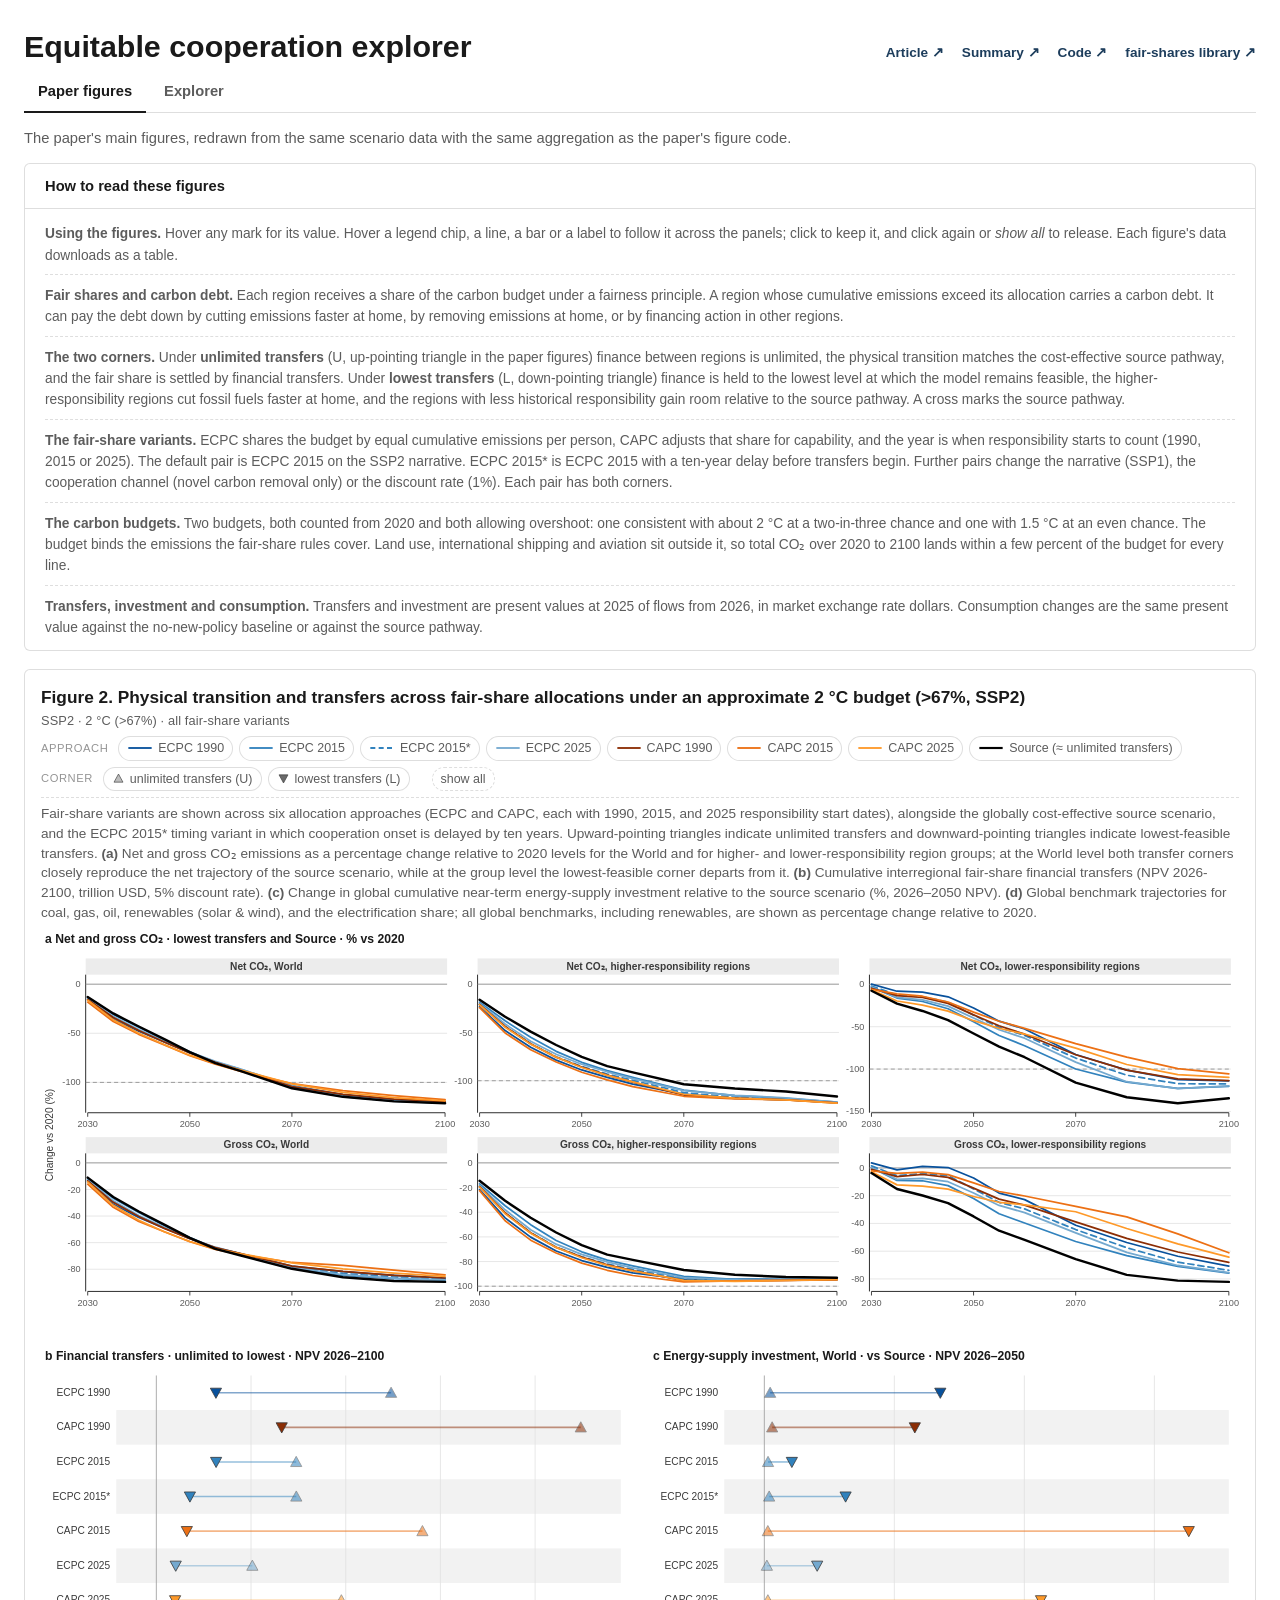
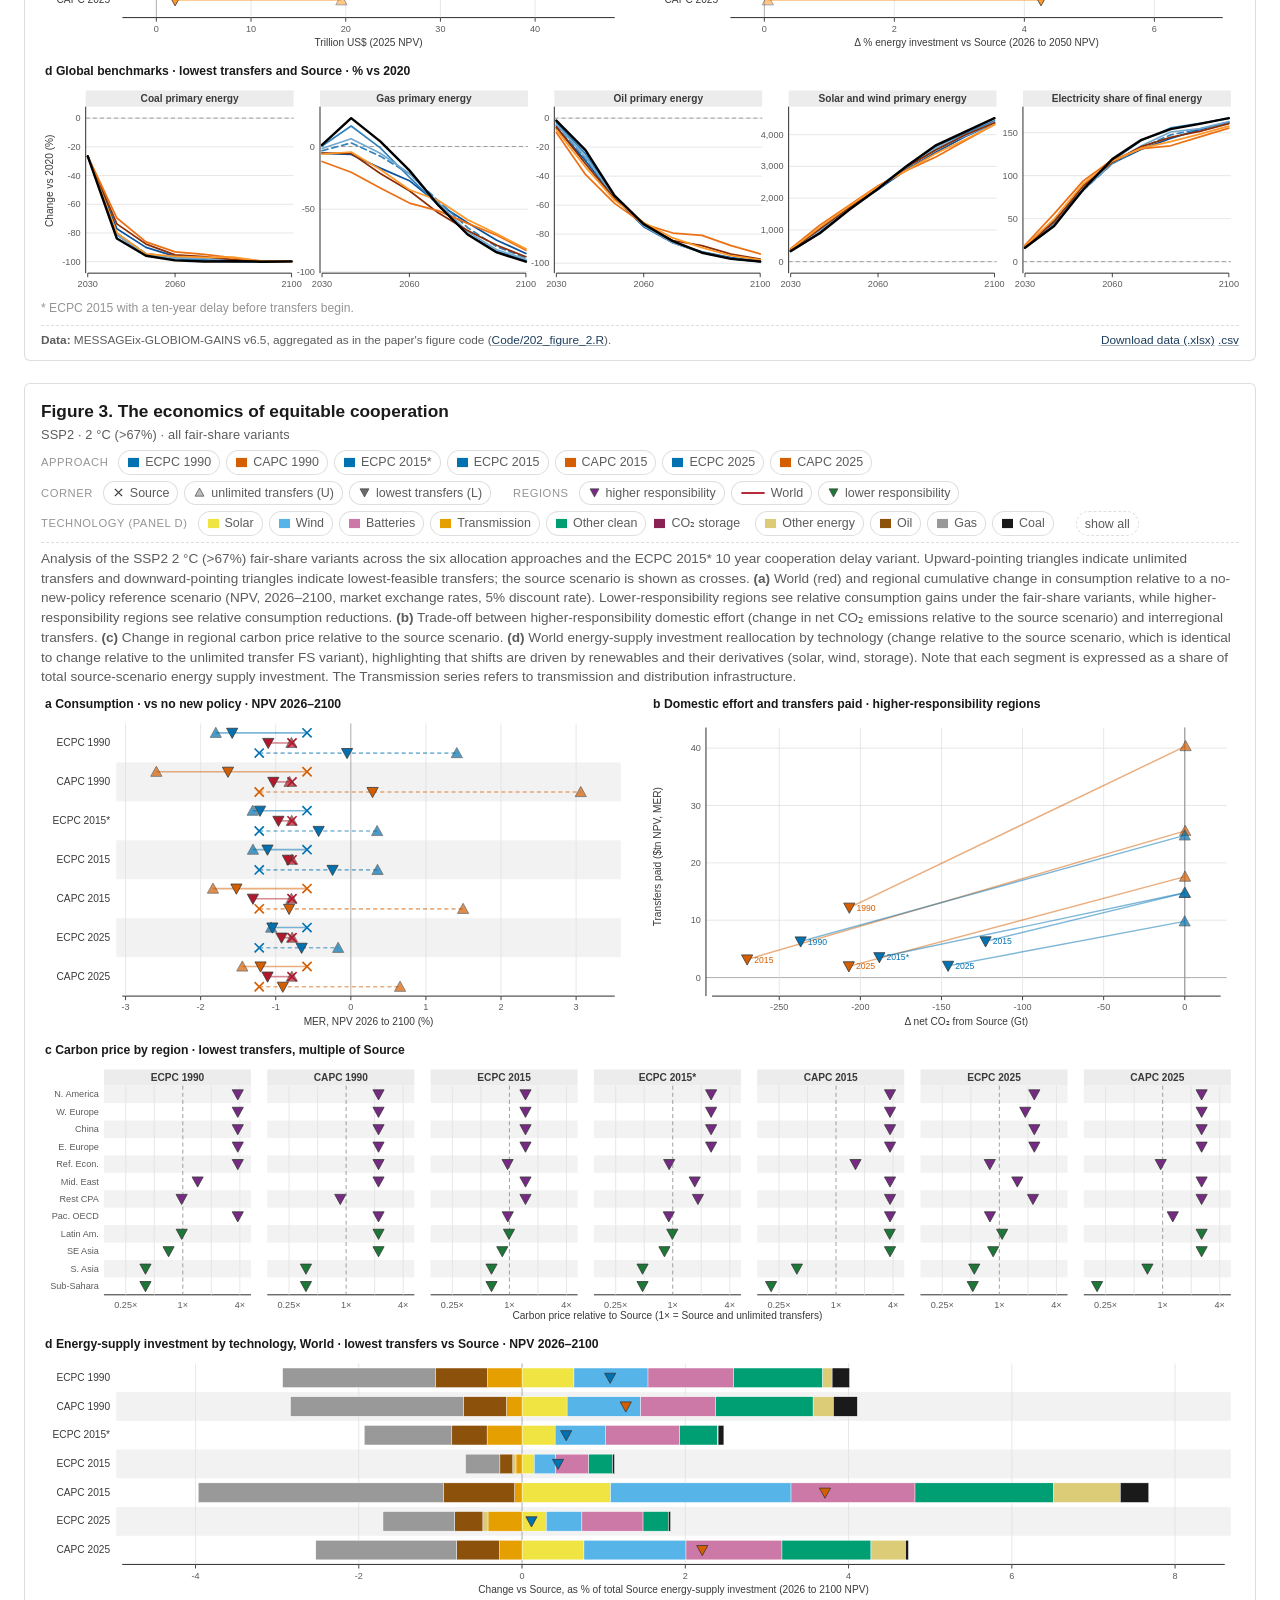
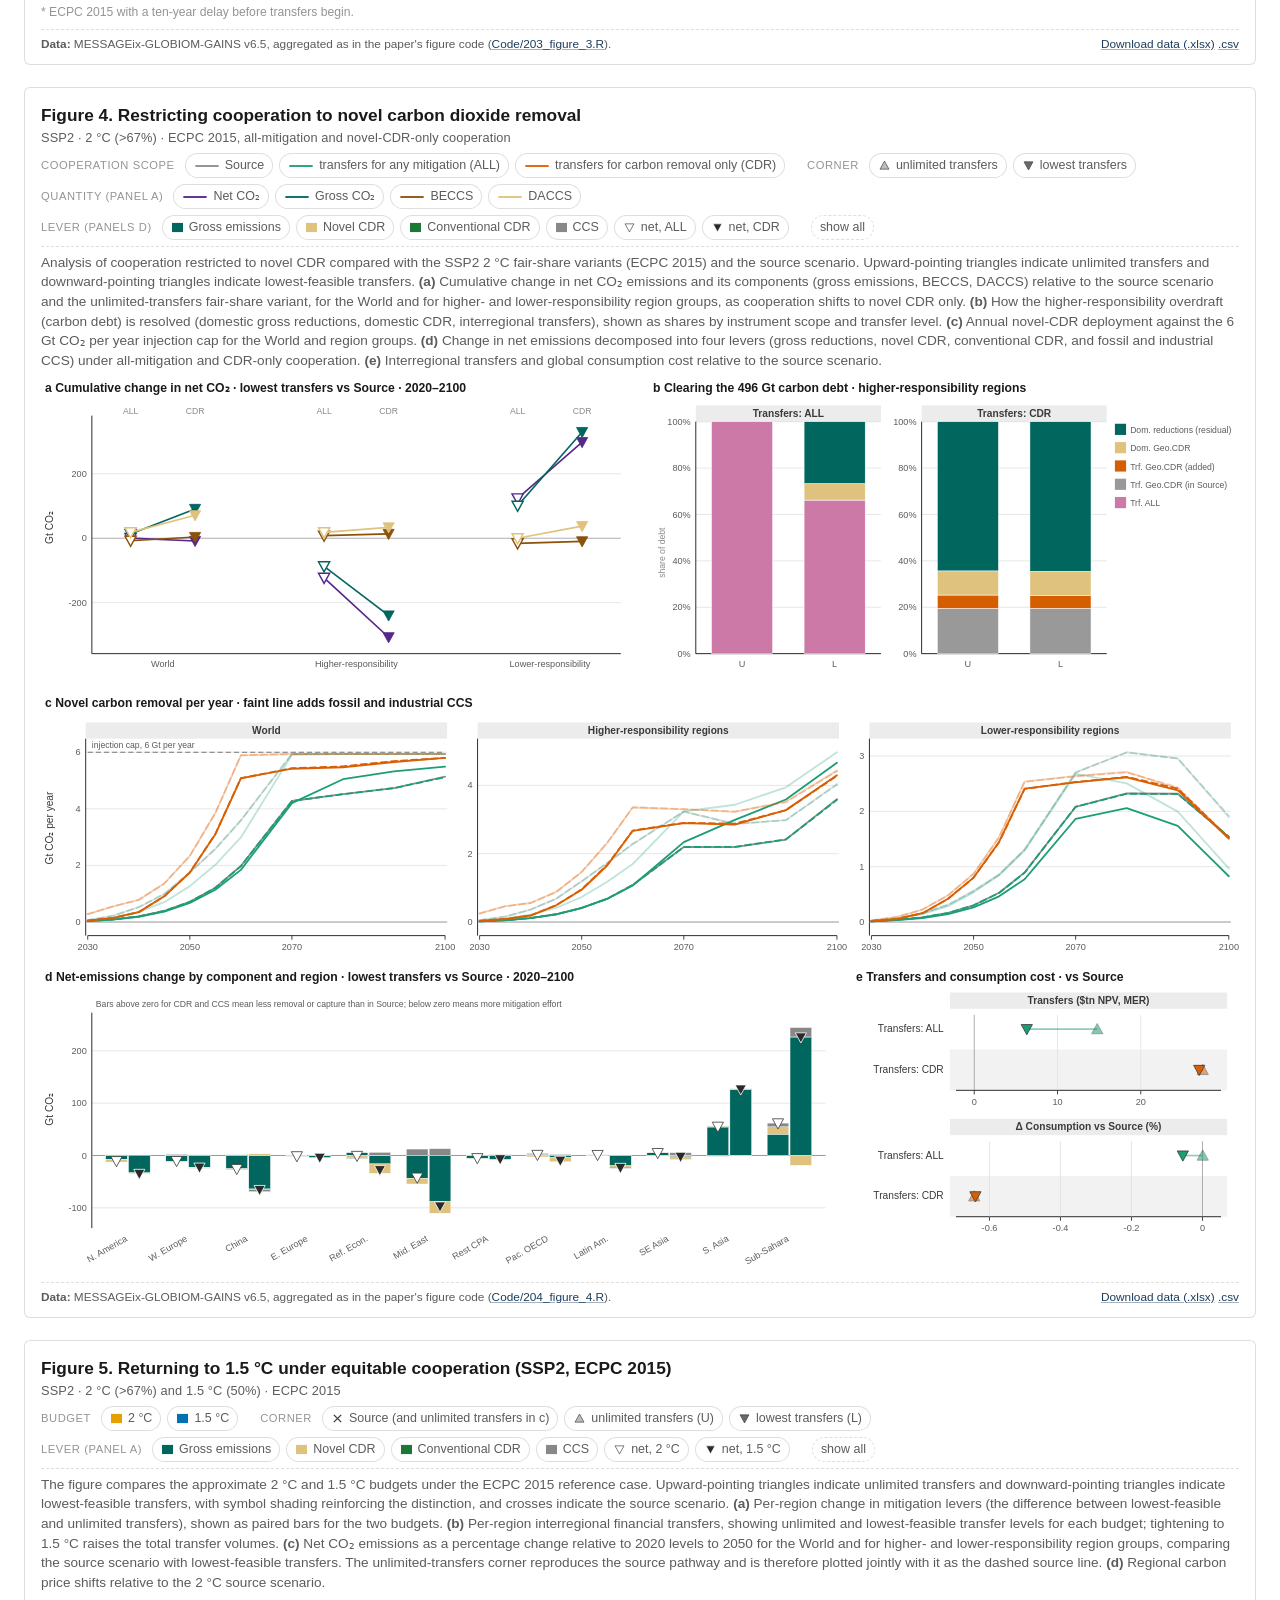
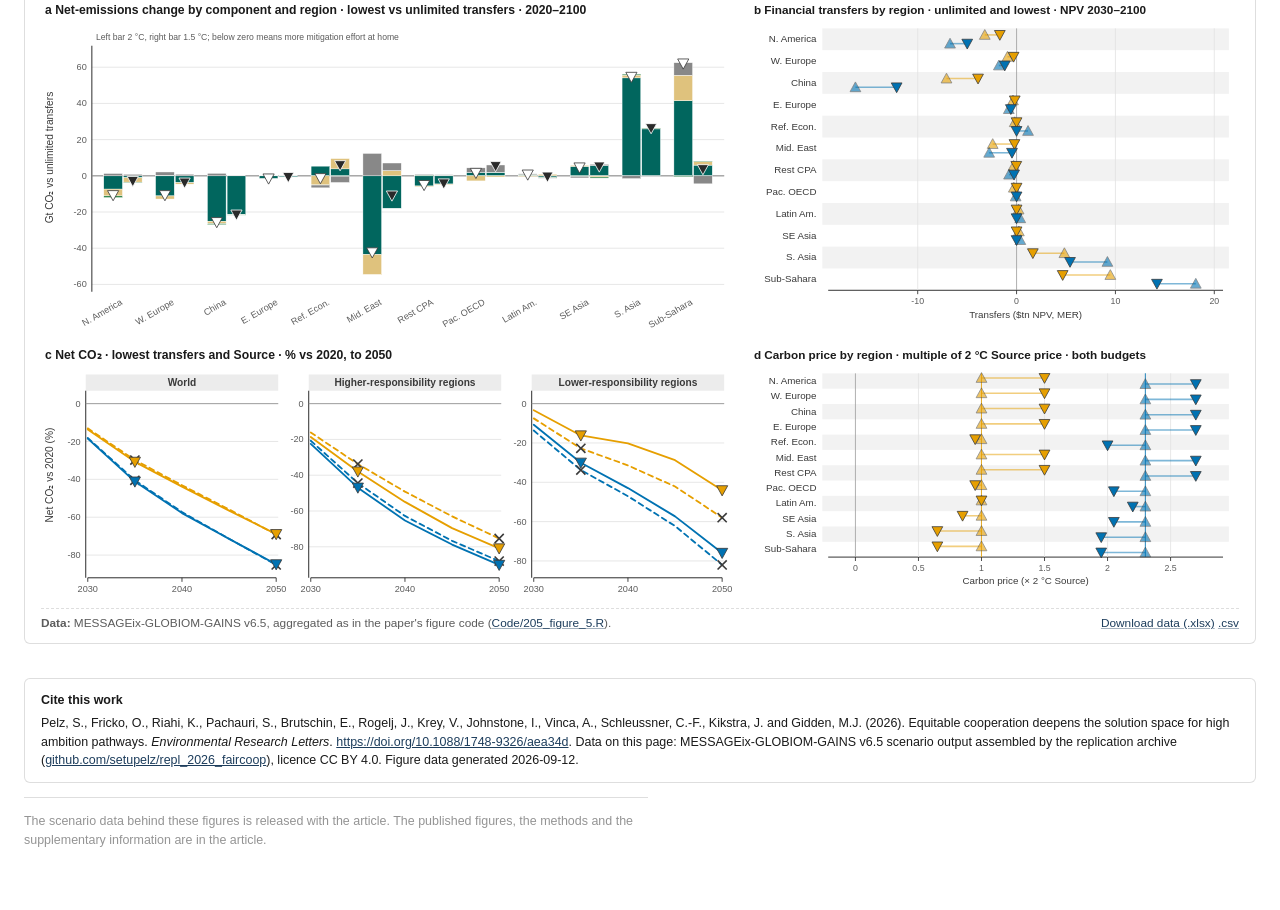
<file: site/index.html>
<!DOCTYPE html>
<html lang="en">
<head>
<meta charset="UTF-8">
<meta name="viewport" content="width=device-width, initial-scale=1.0">
<title>Equitable cooperation deepens the solution space for high ambition pathways: explorer</title>
<link rel="stylesheet" href="app.css?v=17">
</head>
<body>
<div class="wrap">
  <header class="masthead">
    <h1>Equitable cooperation explorer</h1>
    <nav class="out">
      <a href="https://doi.org/10.1088/1748-9326/aea34d" title="The published article in Environmental Research Letters">Article &#8599;</a>
      <a href="https://setupelz.com/work/faircoop.html" title="Plain-language summary of the question, approach and findings">Summary &#8599;</a>
      <a href="https://github.com/setupelz/repl_2026_faircoop" title="Replication code and scenario data behind every figure">Code &#8599;</a>
      <a href="https://github.com/setupelz/fair-shares" title="The Python library that computed the regional fair shares">fair-shares library &#8599;</a>
    </nav>
  </header>
  <nav class="tabs"><a href="index.html" class="on">Paper figures</a><a href="explorer.html">Explorer</a></nav>
  <p class="lede">The paper's main figures, redrawn from the same scenario data with the same aggregation as the paper's figure code.</p>

  <section class="howto">
    <h2>How to read these figures</h2>
    <div class="howto-body">
      <div class="howto-note"><b>Using the figures.</b> Hover any mark for its value. Hover a legend chip, a line, a bar or a label to follow it across the panels;
      click to keep it, and click again or <i>show all</i> to release. Each figure's data downloads as a table.</div>
      <div class="howto-note"><b>Fair shares and carbon debt.</b> Each region receives a share of the carbon budget
      under a fairness principle. A region whose cumulative emissions exceed its allocation carries a carbon debt. It can pay the
      debt down by cutting emissions faster at home, by removing emissions at home, or by financing action in other
      regions.</div>
      <div class="howto-note"><b>The two corners.</b> Under <b>unlimited transfers</b> (U, up-pointing triangle in
      the paper figures) finance between regions is unlimited, the physical transition matches the cost-effective
      source pathway, and the fair share is settled by financial transfers. Under <b>lowest transfers</b> (L,
      down-pointing triangle) finance is held to the lowest level at which the model remains feasible, the higher-responsibility
      regions cut fossil fuels faster at home, and the regions with less historical responsibility gain room relative
      to the source pathway. A cross marks the source pathway.</div>
      <div class="howto-note"><b>The fair-share variants.</b> ECPC shares the budget by equal cumulative emissions
      per person, CAPC adjusts that share for capability, and the year is when responsibility starts to count (1990,
      2015 or 2025). The default pair is ECPC 2015 on the SSP2 narrative. ECPC 2015* is ECPC 2015 with a ten-year
      delay before transfers begin. Further pairs change the narrative (SSP1), the cooperation channel (novel carbon
      removal only) or the discount rate (1%). Each pair has both corners.</div>
      <div class="howto-note"><b>The carbon budgets.</b> Two budgets, both counted from 2020 and both allowing
      overshoot: one consistent with about 2 °C at a two-in-three chance and one with 1.5 °C at an even chance. The
      budget binds the emissions the fair-share rules cover. Land use, international shipping and aviation sit
      outside it, so total CO₂ over 2020 to 2100 lands within a few percent of the budget for every line.</div>
      <div class="howto-note"><b>Transfers, investment and consumption.</b> Transfers and investment are present
      values at 2025 of flows from 2026, in market exchange rate dollars. Consumption changes are the same present
      value against the no-new-policy baseline or against the source pathway.</div>
    </div>
  </section>

  <div class="grid" id="figgrid"></div>

  <footer>
    <div class="citeblock"><b>Cite this work</b>
    Pelz, S., Fricko, O., Riahi, K., Pachauri, S., Brutschin, E., Rogelj, J., Krey, V., Johnstone, I., Vinca, A.,
    Schleussner, C.-F., Kikstra, J. and Gidden, M.J. (2026). Equitable cooperation deepens the solution space for
    high ambition pathways. <em>Environmental Research Letters</em>.
    <a href="https://doi.org/10.1088/1748-9326/aea34d">https://doi.org/10.1088/1748-9326/aea34d</a>.
    Data on this page: MESSAGEix-GLOBIOM-GAINS v6.5 scenario output assembled by the replication archive
    (<a href="https://github.com/setupelz/repl_2026_faircoop">github.com/setupelz/repl_2026_faircoop</a>),
    licence CC BY 4.0. Figure data generated <span id="generated"></span>.</div>
    <p class="foot-note">The scenario data behind these figures is released with the article. The published figures, the methods and the supplementary information are in the article.</p>
  </footer>
</div>
<div id="tip"></div>
<script src="vendor/d3.v7.min.js"></script>
<script src="xlsx.js?v=1"></script>
<script src="figures.js?v=7"></script>
</body>
</html>
</file>
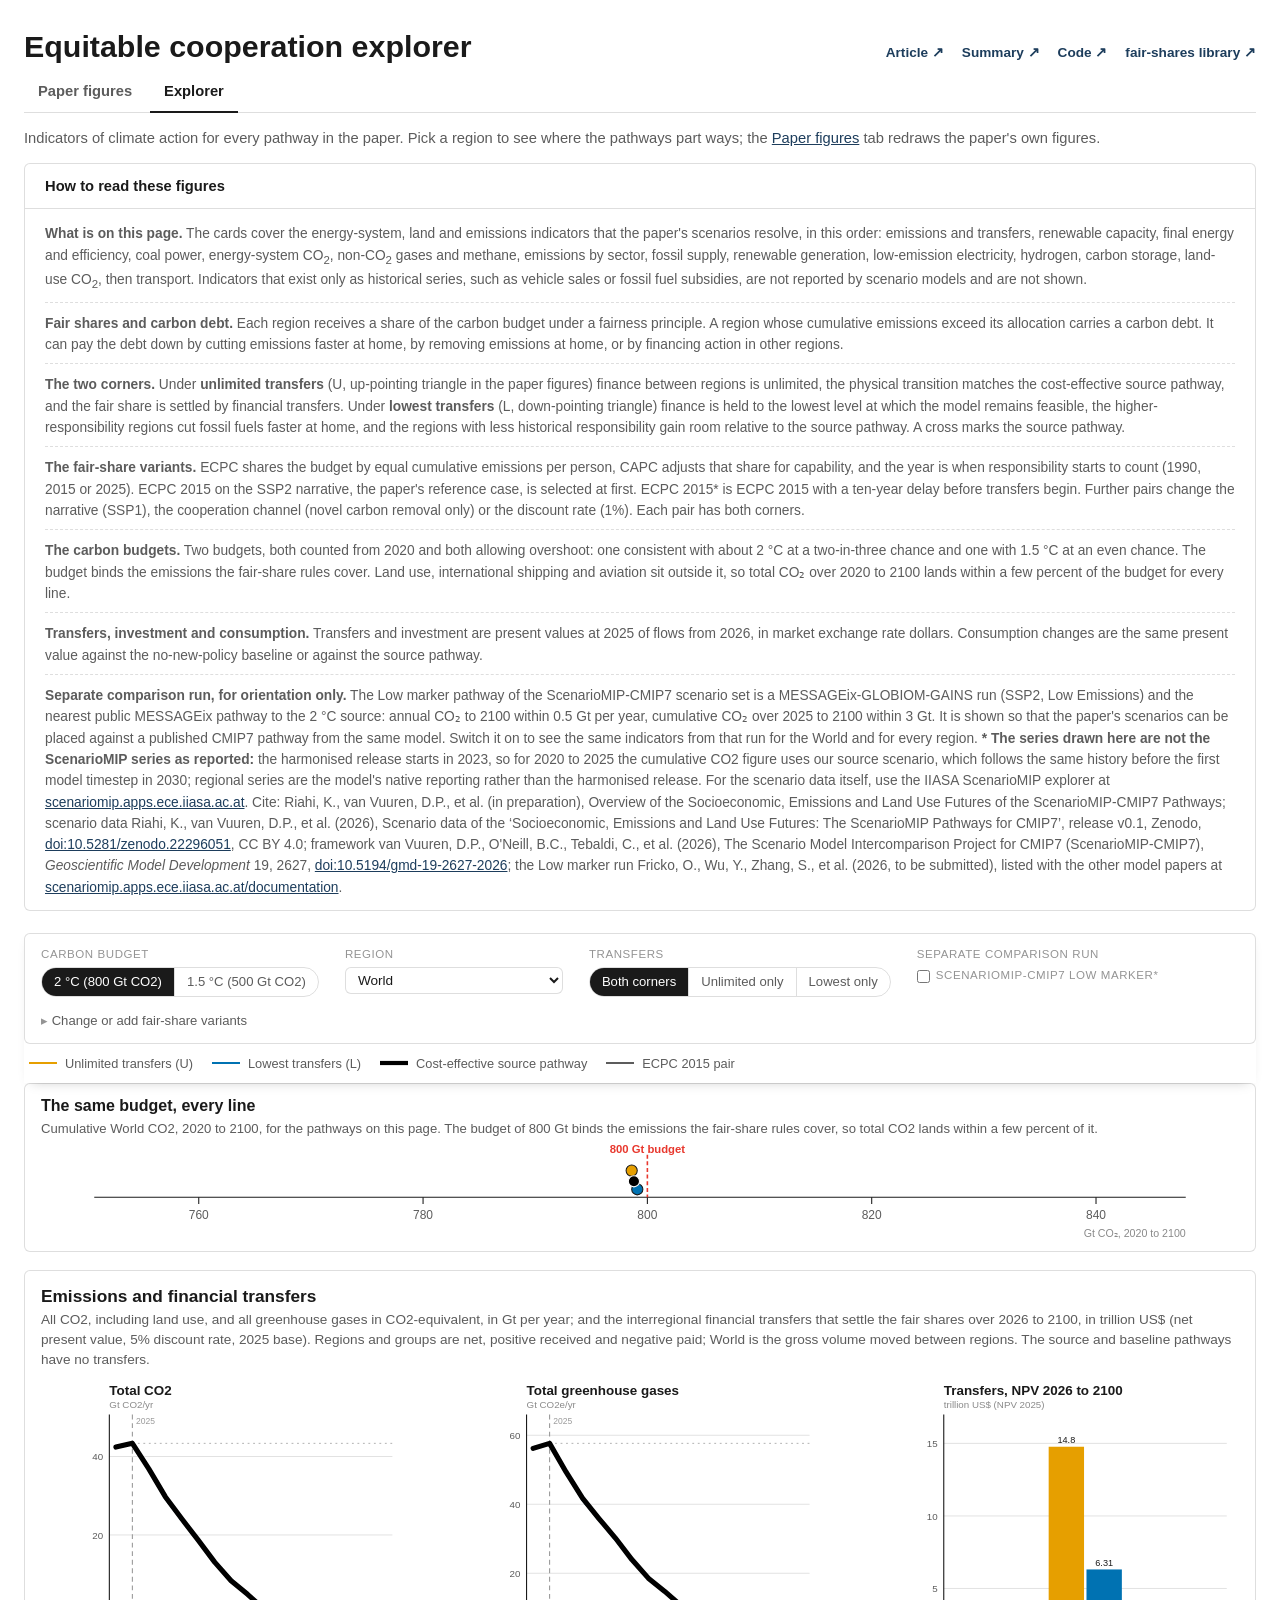
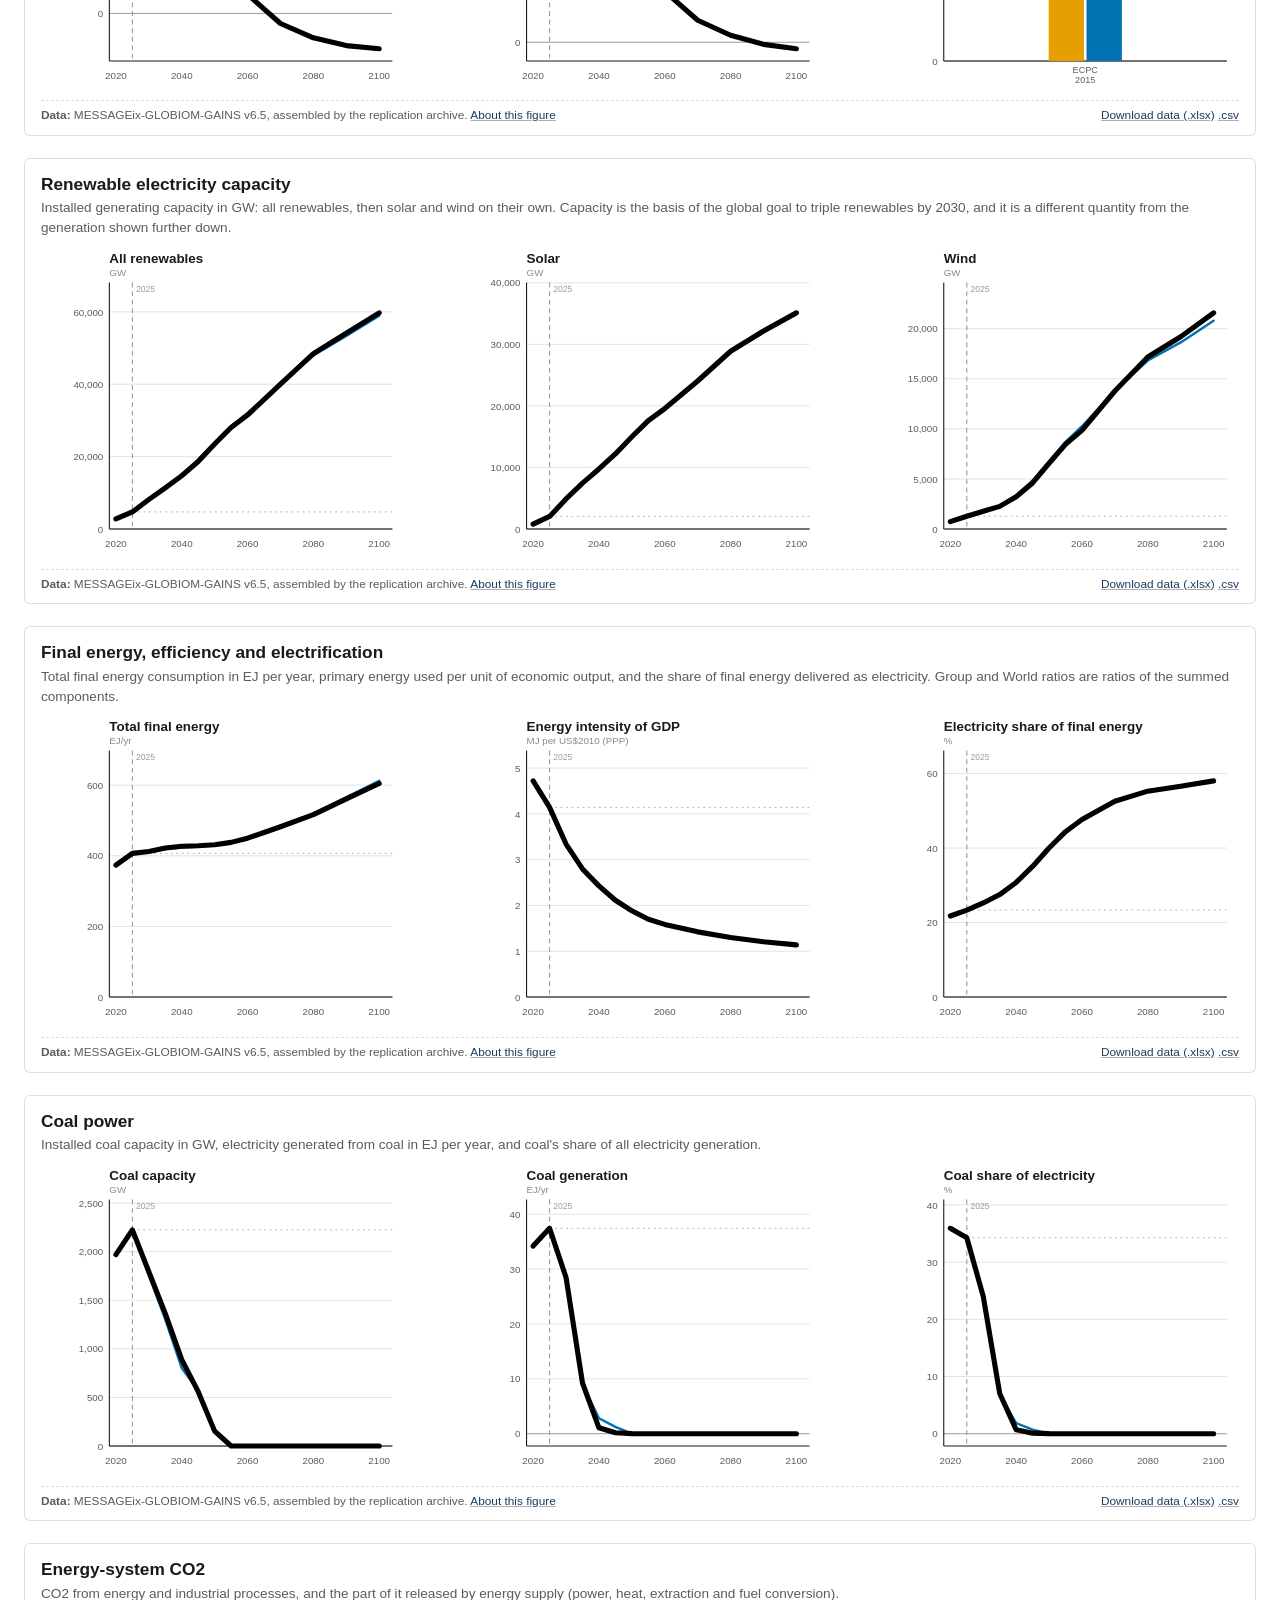
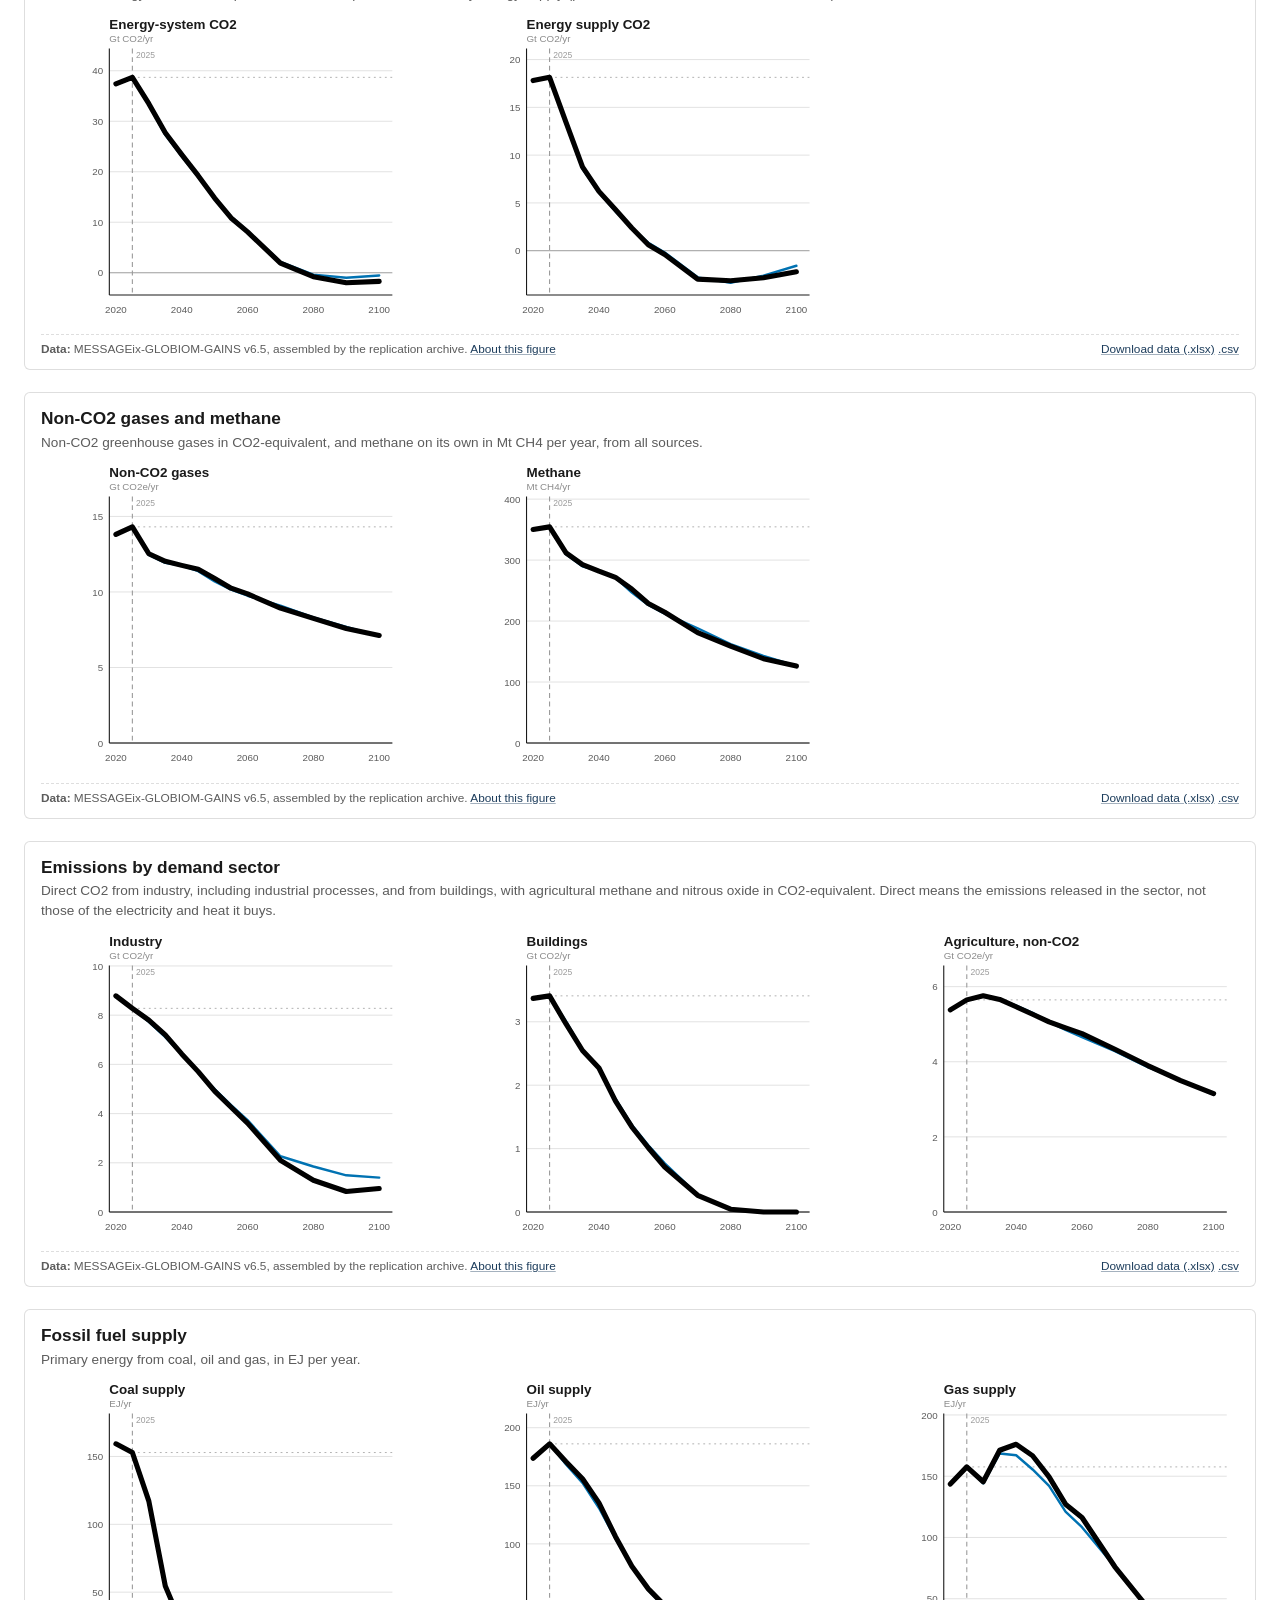
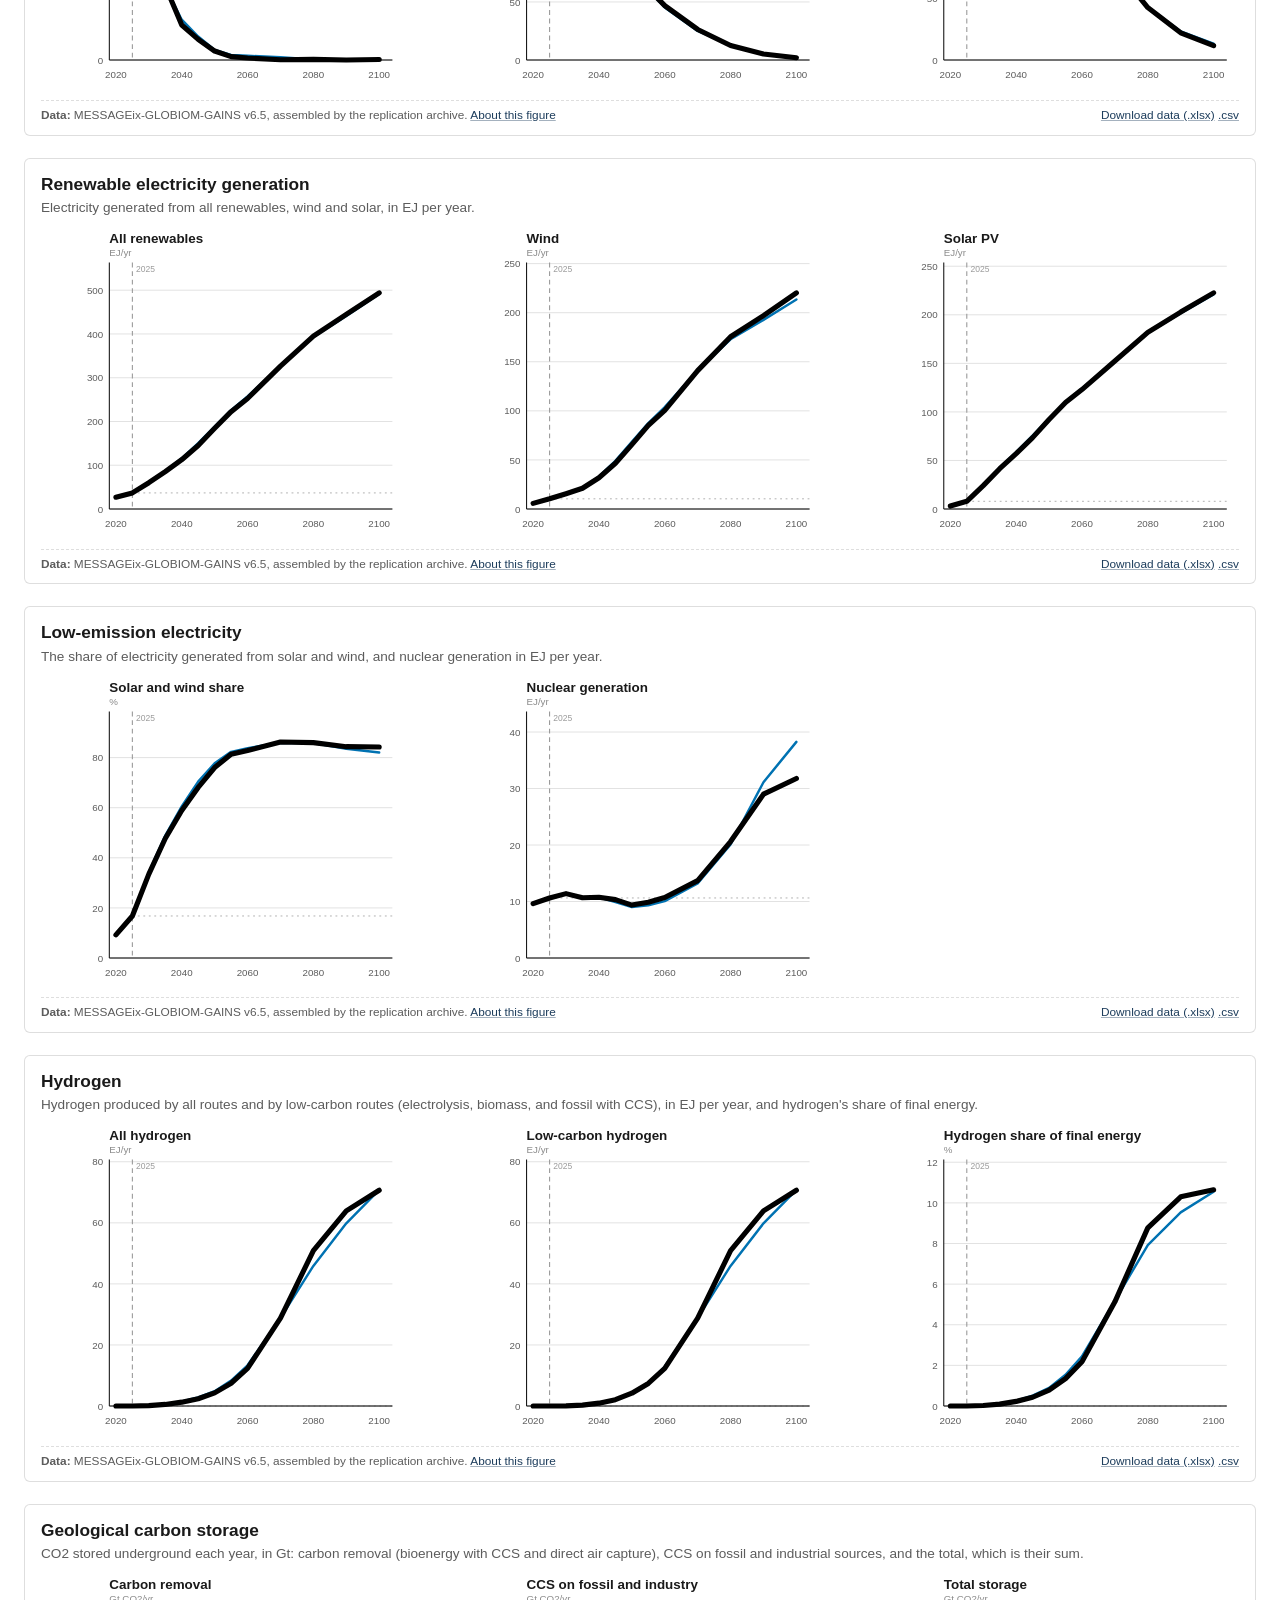
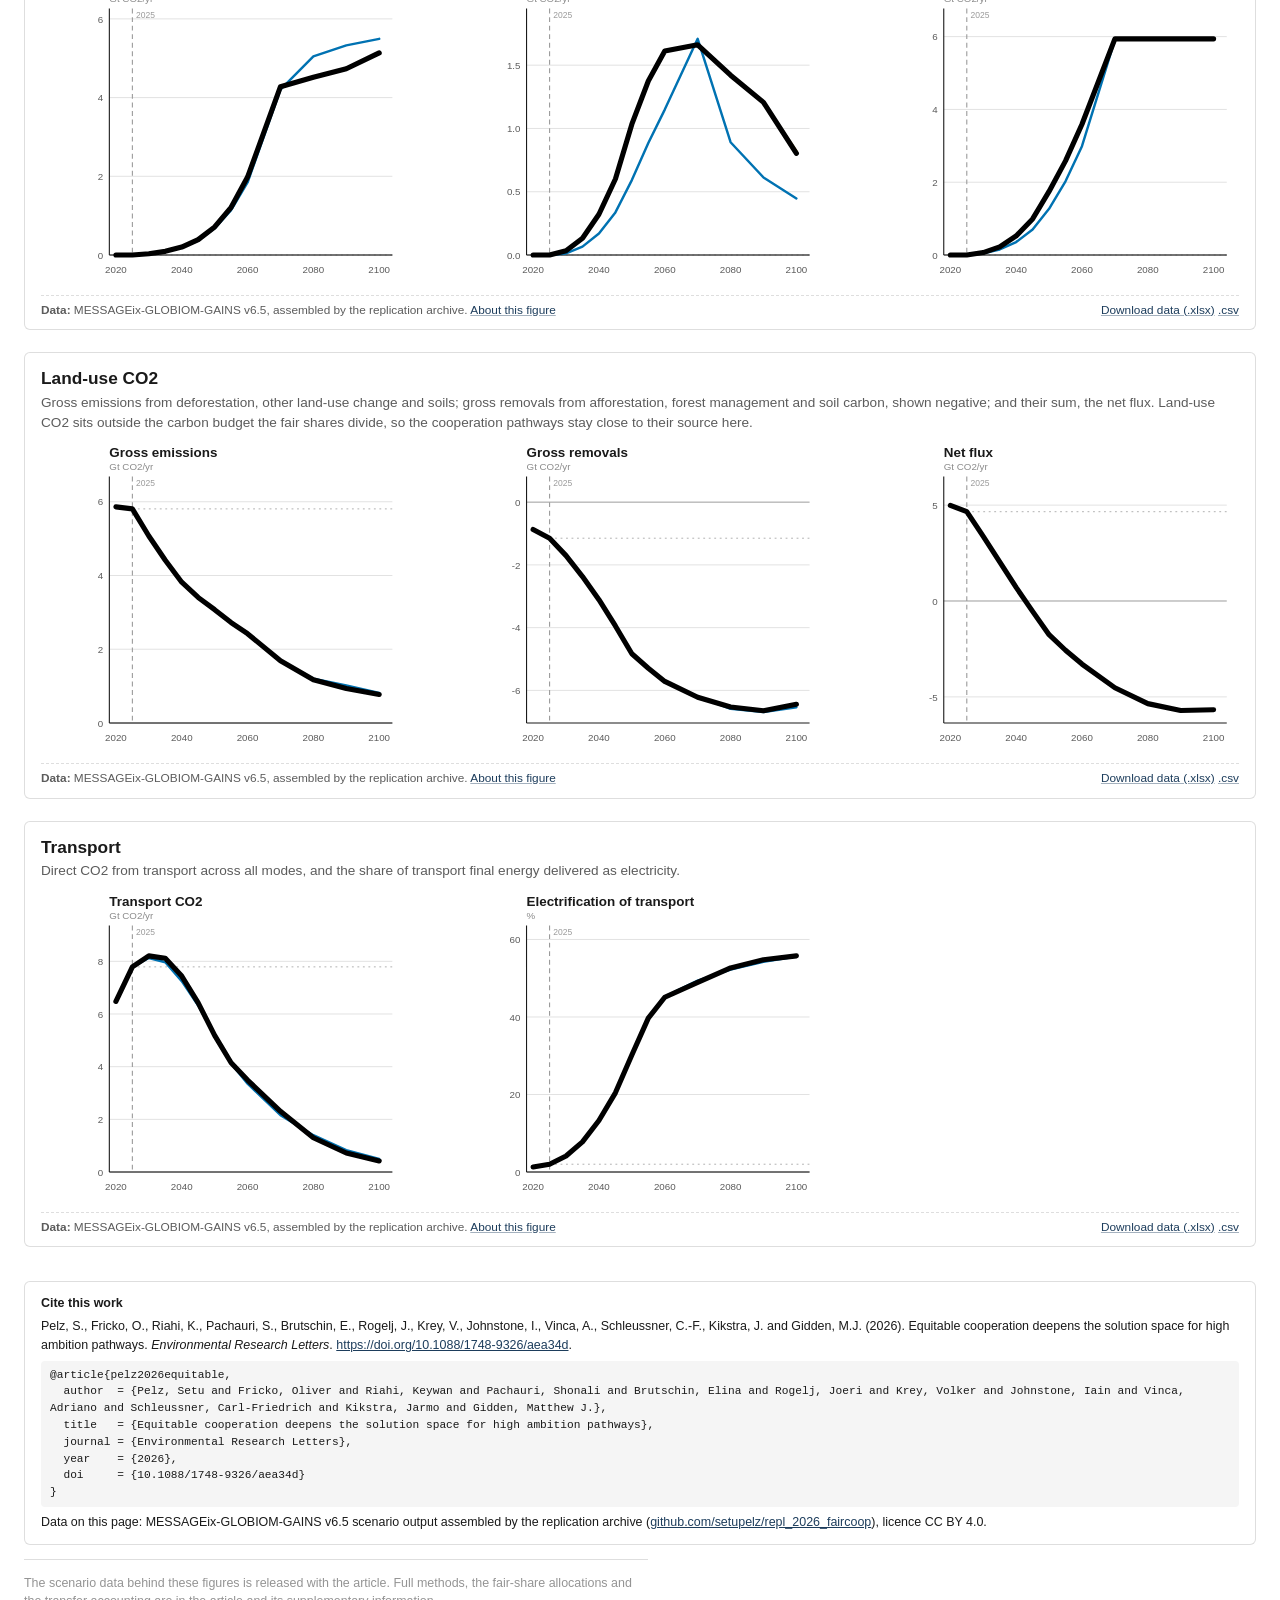
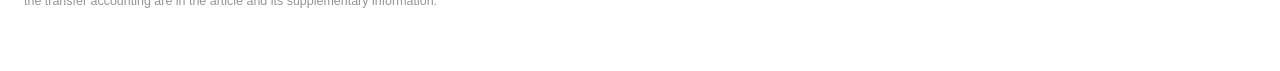
<file: site/explorer.html>
<!DOCTYPE html>
<html lang="en">
<head>
<meta charset="UTF-8">
<meta name="viewport" content="width=device-width, initial-scale=1.0">
<title>Equitable cooperation deepens the solution space for high ambition pathways: explorer</title>
<link rel="stylesheet" href="app.css?v=17">
</head>
<body>
<div class="wrap">
  <header class="masthead">
    <h1>Equitable cooperation explorer</h1>
    <nav class="out">
      <a href="https://doi.org/10.1088/1748-9326/aea34d" title="The published article in Environmental Research Letters">Article &#8599;</a>
      <a href="https://setupelz.com/work/faircoop.html" title="Plain-language summary of the question, approach and findings">Summary &#8599;</a>
      <a href="https://github.com/setupelz/repl_2026_faircoop" title="Replication code and scenario data behind every figure">Code &#8599;</a>
      <a href="https://github.com/setupelz/fair-shares" title="The Python library that computed the regional fair shares">fair-shares library &#8599;</a>
    </nav>
  </header>
  <nav class="tabs"><a href="index.html">Paper figures</a><a href="explorer.html" class="on">Explorer</a></nav>
  <p class="lede">Indicators of climate action for every pathway in the paper. Pick a region to see where the pathways part ways; the <a href="index.html">Paper figures</a> tab redraws the
  paper's own figures.</p>

  <section class="howto">
    <h2>How to read these figures</h2>
    <div class="howto-body">
      <div class="howto-note"><b>What is on this page.</b> The cards cover the energy-system, land and
      emissions indicators that the paper's scenarios resolve, in this order: emissions and transfers,
      renewable capacity, final energy and efficiency, coal power, energy-system CO<sub>2</sub>,
      non-CO<sub>2</sub> gases and methane, emissions by sector, fossil supply, renewable
      generation, low-emission electricity, hydrogen, carbon storage, land-use CO<sub>2</sub>, then transport.
      Indicators that exist only as historical series, such as vehicle sales or fossil fuel subsidies, are
      not reported by scenario models and are not shown.</div>
      <div class="howto-note"><b>Fair shares and carbon debt.</b> Each region receives a share of the carbon budget
      under a fairness principle. A region whose cumulative emissions exceed its allocation carries a carbon debt. It can pay the
      debt down by cutting emissions faster at home, by removing emissions at home, or by financing action in other
      regions.</div>
      <div class="howto-note"><b>The two corners.</b> Under <b>unlimited transfers</b> (U, up-pointing triangle in
      the paper figures) finance between regions is unlimited, the physical transition matches the cost-effective
      source pathway, and the fair share is settled by financial transfers. Under <b>lowest transfers</b> (L,
      down-pointing triangle) finance is held to the lowest level at which the model remains feasible, the higher-responsibility
      regions cut fossil fuels faster at home, and the regions with less historical responsibility gain room relative
      to the source pathway. A cross marks the source pathway.</div>
      <div class="howto-note"><b>The fair-share variants.</b> ECPC shares the budget by equal cumulative emissions
      per person, CAPC adjusts that share for capability, and the year is when responsibility starts to count (1990,
      2015 or 2025). ECPC 2015 on the SSP2 narrative, the paper's reference case, is selected at first. ECPC 2015* is ECPC 2015 with a ten-year
      delay before transfers begin. Further pairs change the narrative (SSP1), the cooperation channel (novel carbon
      removal only) or the discount rate (1%). Each pair has both corners.</div>
      <div class="howto-note"><b>The carbon budgets.</b> Two budgets, both counted from 2020 and both allowing
      overshoot: one consistent with about 2 °C at a two-in-three chance and one with 1.5 °C at an even chance. The
      budget binds the emissions the fair-share rules cover. Land use, international shipping and aviation sit
      outside it, so total CO₂ over 2020 to 2100 lands within a few percent of the budget for every line.</div>
      <div class="howto-note"><b>Transfers, investment and consumption.</b> Transfers and investment are present
      values at 2025 of flows from 2026, in market exchange rate dollars. Consumption changes are the same present
      value against the no-new-policy baseline or against the source pathway.</div>
      <div class="howto-note"><b>Separate comparison run, for orientation only.</b> The Low marker pathway of the
      ScenarioMIP-CMIP7 scenario set is a MESSAGEix-GLOBIOM-GAINS run (SSP2, Low Emissions) and the nearest public
      MESSAGEix pathway to the 2 °C source<span id="ov-fit"></span>. It is shown so that the paper's scenarios can
      be placed against a published CMIP7 pathway from the same model. Switch it on to see the same indicators
      from that run for the World and for every region. <b>* The series drawn here are not the ScenarioMIP series
      as reported:</b> the harmonised release starts in 2023, so for 2020 to 2025 the cumulative CO2 figure uses
      our source scenario, which follows the same history before the first model timestep in 2030; regional series are the model's native reporting rather than the harmonised release. For the scenario data itself, use the IIASA ScenarioMIP explorer at
      <a href="https://scenariomip.apps.ece.iiasa.ac.at/">scenariomip.apps.ece.iiasa.ac.at</a>. Cite: Riahi, K.,
      van Vuuren, D.P., et al. (in preparation), Overview of the Socioeconomic, Emissions and Land Use Futures of
      the ScenarioMIP-CMIP7 Pathways; scenario data Riahi, K., van Vuuren, D.P., et al. (2026), Scenario data of
      the &lsquo;Socioeconomic, Emissions and Land Use Futures: The ScenarioMIP Pathways for CMIP7&rsquo;, release v0.1,
      Zenodo, <a href="https://doi.org/10.5281/zenodo.22296051">doi:10.5281/zenodo.22296051</a>, CC BY 4.0;
      framework van Vuuren, D.P., O'Neill, B.C., Tebaldi, C., et al. (2026), The Scenario Model Intercomparison
      Project for CMIP7 (ScenarioMIP-CMIP7), <em>Geoscientific Model Development</em> 19, 2627,
      <a href="https://doi.org/10.5194/gmd-19-2627-2026">doi:10.5194/gmd-19-2627-2026</a>; the Low marker run
      Fricko, O., Wu, Y., Zhang, S., et al. (2026, to be submitted), listed with the other model papers at
      <a href="https://scenariomip.apps.ece.iiasa.ac.at/documentation">scenariomip.apps.ece.iiasa.ac.at/documentation</a>.</div>
    </div>
  </section>

  <div class="sticky-bar">
    <div class="controls" id="controls"></div>
    <div class="legendbar" id="legend"></div>
  </div>

  <section class="strip" id="strip"></section>

  <div class="grid" id="grid"></div>

  <footer>
    <div class="citeblock"><b>Cite this work</b>
    Pelz, S., Fricko, O., Riahi, K., Pachauri, S., Brutschin, E., Rogelj, J., Krey, V., Johnstone, I., Vinca, A.,
    Schleussner, C.-F., Kikstra, J. and Gidden, M.J. (2026). Equitable cooperation deepens the solution space for
    high ambition pathways. <em>Environmental Research Letters</em>.
    <a href="https://doi.org/10.1088/1748-9326/aea34d">https://doi.org/10.1088/1748-9326/aea34d</a>.
    <code>@article{pelz2026equitable,
  author  = {Pelz, Setu and Fricko, Oliver and Riahi, Keywan and Pachauri, Shonali and Brutschin, Elina and Rogelj, Joeri and Krey, Volker and Johnstone, Iain and Vinca, Adriano and Schleussner, Carl-Friedrich and Kikstra, Jarmo and Gidden, Matthew J.},
  title   = {Equitable cooperation deepens the solution space for high ambition pathways},
  journal = {Environmental Research Letters},
  year    = {2026},
  doi     = {10.1088/1748-9326/aea34d}
}</code>
    Data on this page: MESSAGEix-GLOBIOM-GAINS v6.5 scenario output assembled by the replication archive
    (<a href="https://github.com/setupelz/repl_2026_faircoop">github.com/setupelz/repl_2026_faircoop</a>),
    licence CC BY 4.0.</div>
    <p class="foot-note">The scenario data behind these figures is released with the article. Full methods, the fair-share allocations and the transfer accounting are in the article and
    its supplementary information.</p>
  </footer>
</div>
<div id="tip"></div>
<script src="vendor/d3.v7.min.js"></script>
<script src="xlsx.js?v=1"></script>
<script src="app.js?v=32"></script>
</body>
</html>
</file>
<file: site/app.css>
:root{
  --bg:#ffffff; --surface:#ffffff; --surface2:#f5f5f5; --border:rgba(0,0,0,.13);
  --text:#1a1a1a; --text-dim:#5c5c5c; --text-faint:#949494;
  --u:#E69F00; --l:#0072B2; --link:#1d3d5c; --warn:#a05a1f;
  --radius:6px;
}
@media (prefers-color-scheme: dark){
  :root{
    --bg:#1c1a18; --surface:#242220; --surface2:#2c2926; --border:rgba(255,245,235,.13);
    --text:#ece7e0; --text-dim:#a89f94; --text-faint:#7a7268; --link:#9fc1e0;
    --warn:#d69a55;
  }
}
*{box-sizing:border-box; margin:0}
body{background:var(--bg); color:var(--text); font-family:Arial,Helvetica,sans-serif; font-size:15px; line-height:1.5;}
.wrap{max-width:1280px; margin:0 auto; padding:28px 24px 60px}
header.masthead{display:flex; justify-content:space-between; align-items:baseline; gap:6px 24px; flex-wrap:wrap; margin-bottom:4px}
nav.out{display:flex; flex-wrap:wrap; gap:4px 18px; font-size:.85rem; font-weight:600}
nav.out a{color:var(--link); text-decoration:none; white-space:nowrap}
nav.out a:hover{text-decoration:underline}
h1{font-weight:700; font-size:clamp(1.5rem,2.6vw,1.9rem); line-height:1.2}
.badge{font-size:.75rem; padding:4px 10px; border:1px solid var(--warn); color:var(--warn); border-radius:99px; white-space:nowrap}
.lede{color:var(--text-dim); margin:14px 0 14px; font-size:.92rem}
nav.tabs{display:flex; gap:4px; border-bottom:1px solid var(--border); margin:8px 0 6px}
nav.tabs a{padding:8px 14px; text-decoration:none; color:var(--text-dim); border-bottom:2px solid transparent; margin-bottom:-1px; font-weight:600; font-size:.92rem}
nav.tabs a.on{color:var(--text); border-bottom-color:var(--text)}
.prose{max-width:92ch; font-size:.95rem; line-height:1.6}
.prose h2{font-size:1.15rem; margin:26px 0 8px}
.prose p{margin:6px 0}
.prose ul{margin:6px 0 6px 1.2em}
.prose li{margin:3px 0}
.prose code{font-size:.85em}
.faint{color:var(--text-faint)}
a{color:var(--link)}
/* ---------- how to read ---------- */
.howto{background:var(--surface); border:1px solid var(--border); border-radius:var(--radius); margin-bottom:18px; overflow:hidden}
.howto h2{padding:12px 20px; font-weight:600; font-size:.92rem; line-height:1.4}
.howto-body{padding:4px 20px 12px; border-top:1px solid var(--border)}
.howto-note{font-size:.86rem; color:var(--text-dim); line-height:1.55; padding-top:10px}
.howto-note + .howto-note{border-top:1px dashed var(--border); margin-top:8px}
/* ---------- controls ---------- */
.controls{display:flex; flex-wrap:wrap; gap:14px 26px; align-items:flex-start; background:var(--surface); border:1px solid var(--border); border-radius:var(--radius); padding:12px 16px; margin-bottom:10px}
.ctl{display:flex; flex-direction:column; gap:4px; min-width:0}
.ctl label{font-size:.72rem; letter-spacing:.05em; text-transform:uppercase; color:var(--text-faint)}
.seg{display:inline-flex; border:1px solid var(--border); border-radius:99px; overflow:hidden}
.seg button{border:none; background:none; color:var(--text-dim); font:inherit; font-size:.82rem; padding:4px 12px; cursor:pointer}
.seg button + button{border-left:1px solid var(--border)}
.seg button.on{background:var(--text); color:var(--bg)}
.ctl select{font:inherit; font-size:.85rem; padding:4px 8px; border:1px solid var(--border); border-radius:var(--radius); background:var(--surface); color:var(--text); max-width:280px}
.check{display:inline-flex; align-items:center; gap:6px; font-size:.85rem; color:var(--text); cursor:pointer}
.check.off{color:var(--text-faint); cursor:default}
.drawer{flex-basis:100%}
.drawer summary{cursor:pointer; font-size:.82rem; color:var(--text-dim); list-style:none}
.drawer summary::before{content:"▸ "; color:var(--text-faint)}
.drawer[open] summary::before{content:"▾ "}
.chipgroups{display:flex; flex-wrap:wrap; gap:10px 28px; padding:8px 0 2px}
.chipgroup{display:flex; flex-direction:column; gap:5px}
.chipgroup .gl{font-size:.7rem; letter-spacing:.05em; text-transform:uppercase; color:var(--text-faint)}
.chips{display:flex; flex-wrap:wrap; gap:6px}
.chip{border:1px solid var(--border); background:var(--surface); color:var(--text-dim); border-radius:99px; font:inherit; font-size:.78rem; padding:3px 10px; cursor:pointer; display:inline-flex; align-items:center; gap:6px}
.chip.on{border-color:var(--text); color:var(--text); background:var(--surface2)}
.chip:disabled{opacity:.4; cursor:not-allowed}
.chip.default{cursor:default; background:var(--text); color:var(--bg); border-color:var(--text)}
.chip svg{width:26px; height:8px; overflow:visible}
.drawer .note{font-size:.74rem; color:var(--text-faint); padding-top:6px}
/* ---------- legend ---------- */
.legendbar{display:flex; flex-wrap:wrap; gap:6px 18px; font-size:.8rem; color:var(--text-dim); padding:4px 4px 10px}
.legendbar .li{display:inline-flex; align-items:center; gap:7px}
.legendbar svg{width:30px; height:10px; overflow:visible}
/* ---------- cumulative strip ---------- */
.strip{background:var(--surface); border:1px solid var(--border); border-radius:var(--radius); padding:12px 16px 8px; margin-bottom:18px}
.strip h2{font-weight:700; font-size:1rem; line-height:1.3}
.strip .sub{font-size:.82rem; color:var(--text-dim); margin:2px 0 6px}
.strip svg{width:100%; height:auto; display:block; background:#ffffff; border-radius:4px}
.multiples .mhead{display:flex; justify-content:space-between; gap:16px; align-items:flex-start; flex-wrap:wrap; margin-bottom:8px}
.multiples .ctl{display:flex; flex-direction:column; gap:4px}
.multiples .ctl label{font-size:.72rem; letter-spacing:.05em; text-transform:uppercase; color:var(--text-faint)}
.multiples select{font:inherit; font-size:.85rem; padding:4px 8px; border:1px solid var(--border); border-radius:var(--radius); background:var(--surface); color:var(--text); max-width:360px}
/* ---------- grid ---------- */
.grid{display:grid; grid-template-columns:1fr; gap:22px; align-items:start; margin-top:8px}
@media (max-width:480px){ .grid{grid-template-columns:1fr} }
.card{background:var(--surface); border:1px solid var(--border); border-radius:var(--radius); padding:14px 16px 10px; min-width:0}
.card h2{font-weight:700; font-size:1.08rem; line-height:1.3}
.card .sub{font-size:.85rem; color:var(--text-dim); margin:3px 0 8px; line-height:1.45}
/* The chart is always drawn on a white ground, so its fixed colours read under either page theme. */
.card svg.panelchart{width:100%; height:auto; display:block; user-select:none; -webkit-user-select:none; background:#ffffff; border-radius:4px}
.datafoot{font-size:.74rem; color:var(--text-dim); border-top:1px dashed var(--border); margin-top:8px; padding-top:6px; display:flex; justify-content:space-between; gap:12px; flex-wrap:wrap; align-items:baseline}
.datafoot a{color:var(--link); cursor:pointer; text-decoration:underline; text-decoration-color:rgba(29,61,92,.4)}
.datafoot .actions{white-space:nowrap}
/* ---------- modal ---------- */
#modal-overlay{position:fixed; inset:0; background:rgba(20,16,12,.45); z-index:50; display:none; align-items:flex-start; justify-content:center; padding:6vh 16px}
#modal-overlay.show{display:flex}
#modal{background:var(--bg); border:1px solid var(--border); border-radius:8px; max-width:640px; width:100%; max-height:82vh; overflow-y:auto; padding:20px 22px}
#modal h3{font-weight:700; font-size:1rem; margin-bottom:2px; display:flex; justify-content:space-between; align-items:baseline}
#modal h3 button{border:none; background:none; font-size:1.1rem; color:var(--text-dim); cursor:pointer}
#modal h4{font-size:.85rem; font-weight:700; color:var(--text); margin:16px 0 6px}
#modal .srcblock{border-left:2px solid var(--border); padding:6px 12px; margin:8px 0; font-size:.8rem}
#modal .srcblock .meta{color:var(--text-faint); font-size:.74rem; margin-top:4px}
#modal .citebox{background:var(--surface); border:1px solid var(--border); border-radius:var(--radius); padding:8px 12px; font-size:.76rem; margin-top:6px}
.citeblock{background:var(--surface); border:1px solid var(--border); border-radius:var(--radius); padding:12px 16px; margin-top:14px; font-size:.78rem}
.citeblock b{display:block; margin-bottom:4px}
.citeblock code{display:block; background:var(--surface2); border-radius:4px; padding:6px 9px; margin:6px 0; font-size:.7rem; white-space:pre-wrap}
footer{margin-top:34px}
.foot-note{font-size:.78rem; color:var(--text-faint); border-top:1px solid var(--border); padding-top:14px; max-width:90ch; margin-top:14px}
#tip{position:fixed; pointer-events:none; background:var(--text); color:var(--bg); font-size:.78rem; padding:6px 9px; border-radius:5px; opacity:0; transition:opacity .12s; max-width:280px; z-index:99; line-height:1.35}
@media (prefers-reduced-motion:no-preference){
  .card{animation:fadeUp .5s cubic-bezier(.2,.7,.3,1) backwards}
  @keyframes fadeUp{from{opacity:0; transform:translateY(8px)}}
  .panelchart path.series{transition:opacity .35s}
}

/* the control bar stays in view while scrolling */
.sticky-bar{position:sticky; top:0; z-index:20; background:var(--bg); box-shadow:0 6px 12px -8px rgba(0,0,0,.25); padding-top:4px}
.sticky-bar .controls{margin-bottom:6px}

/* ---------- paper figures tab ---------- */
.figcard .figgrid{display:grid; grid-template-columns:repeat(12,1fr); gap:10px 18px; align-items:start; margin-top:8px}
.fpanel{min-width:0; background:#ffffff; border-radius:4px}
.fpanel svg{user-select:none; -webkit-user-select:none}
.ftag{font-size:.8rem; color:var(--text-dim); margin:2px 0 6px; letter-spacing:.01em}
.fhead{position:sticky; top:0; z-index:6; background:var(--surface); padding:2px 0 6px; border-bottom:1px dashed var(--border); margin-bottom:6px}
.flegend{display:flex; flex-wrap:wrap; gap:6px 22px; margin:6px 0 0}
.fchip.static{border-color:transparent; padding-left:0}
.fchip.clear{border-style:dashed}
.flgroup{display:flex; flex-wrap:wrap; align-items:center; gap:4px 6px}
.flt{font-size:.7rem; letter-spacing:.05em; text-transform:uppercase; color:var(--text-faint); margin-right:4px}
.fchip{display:inline-flex; align-items:center; gap:5px; font-size:.78rem; color:var(--text-dim); padding:2px 8px; border:1px solid var(--border); border-radius:99px; background:var(--surface); transition:opacity .2s}
.fchip.dim{opacity:.35}
.fchip.pin{border-color:var(--text); color:var(--text)}
.fchip svg.ls{width:26px; height:10px; overflow:visible}
.fchip svg.ss{width:13px; height:13px; overflow:visible}
.fchip svg.sw{width:13px; height:11px}
.fnote{font-size:.76rem; color:var(--text-faint); margin-top:4px}
.figcard [data-k]{transition:opacity .2s}
@media (max-width:760px){ .figcard .figgrid{grid-template-columns:1fr} .fpanel{grid-column:span 1 !important} }
</file>
